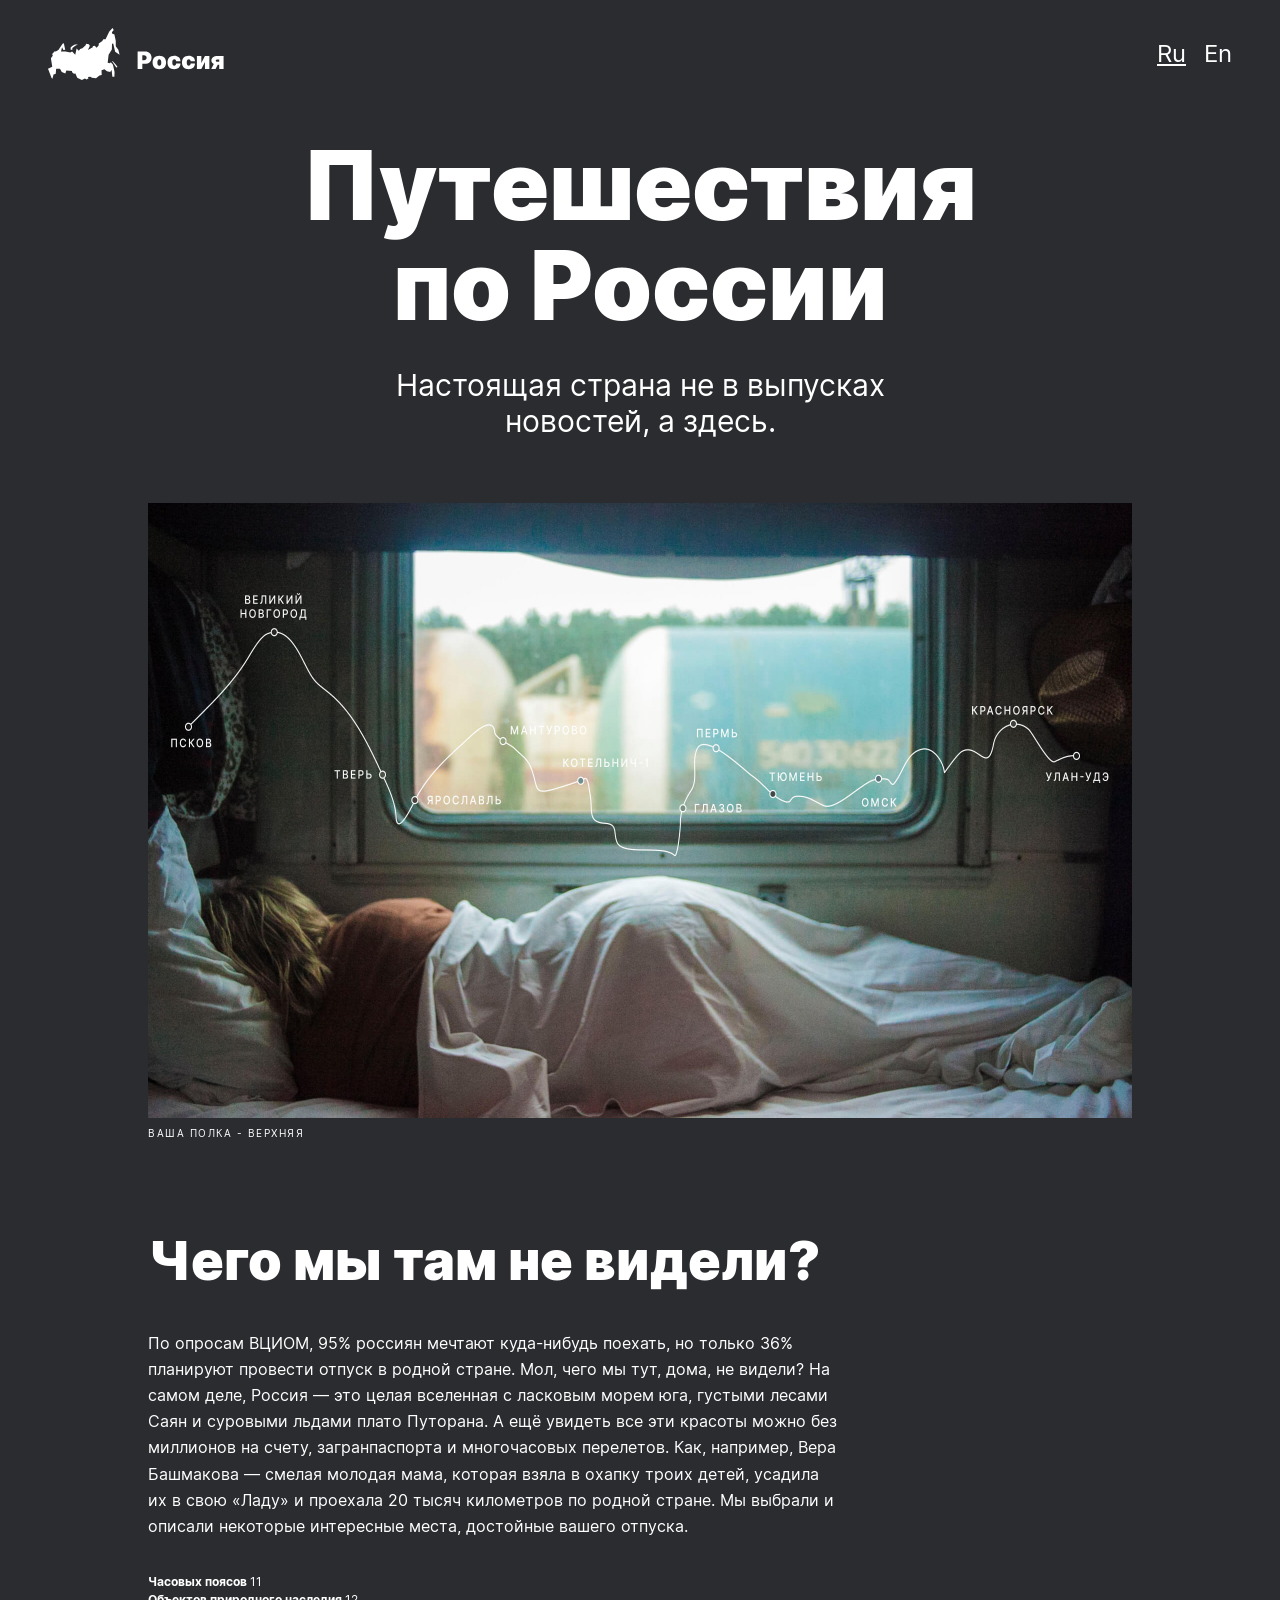
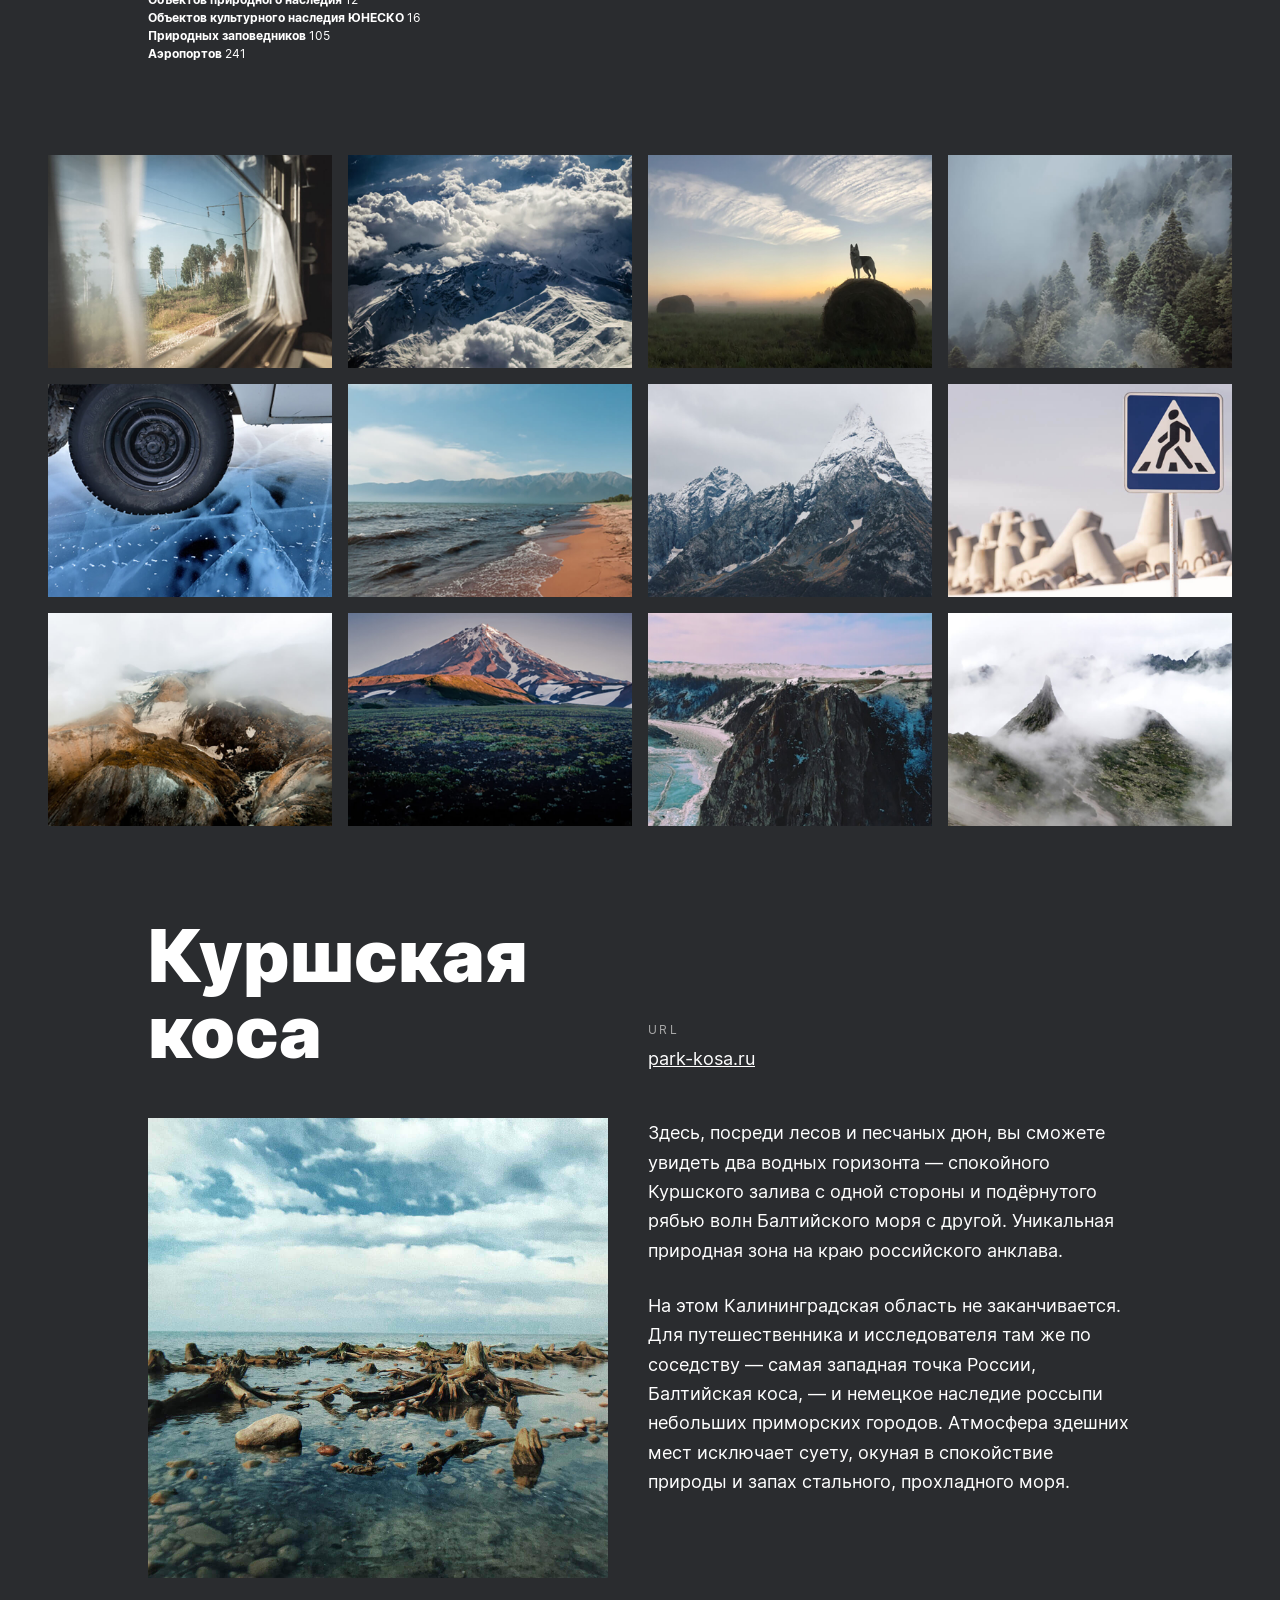
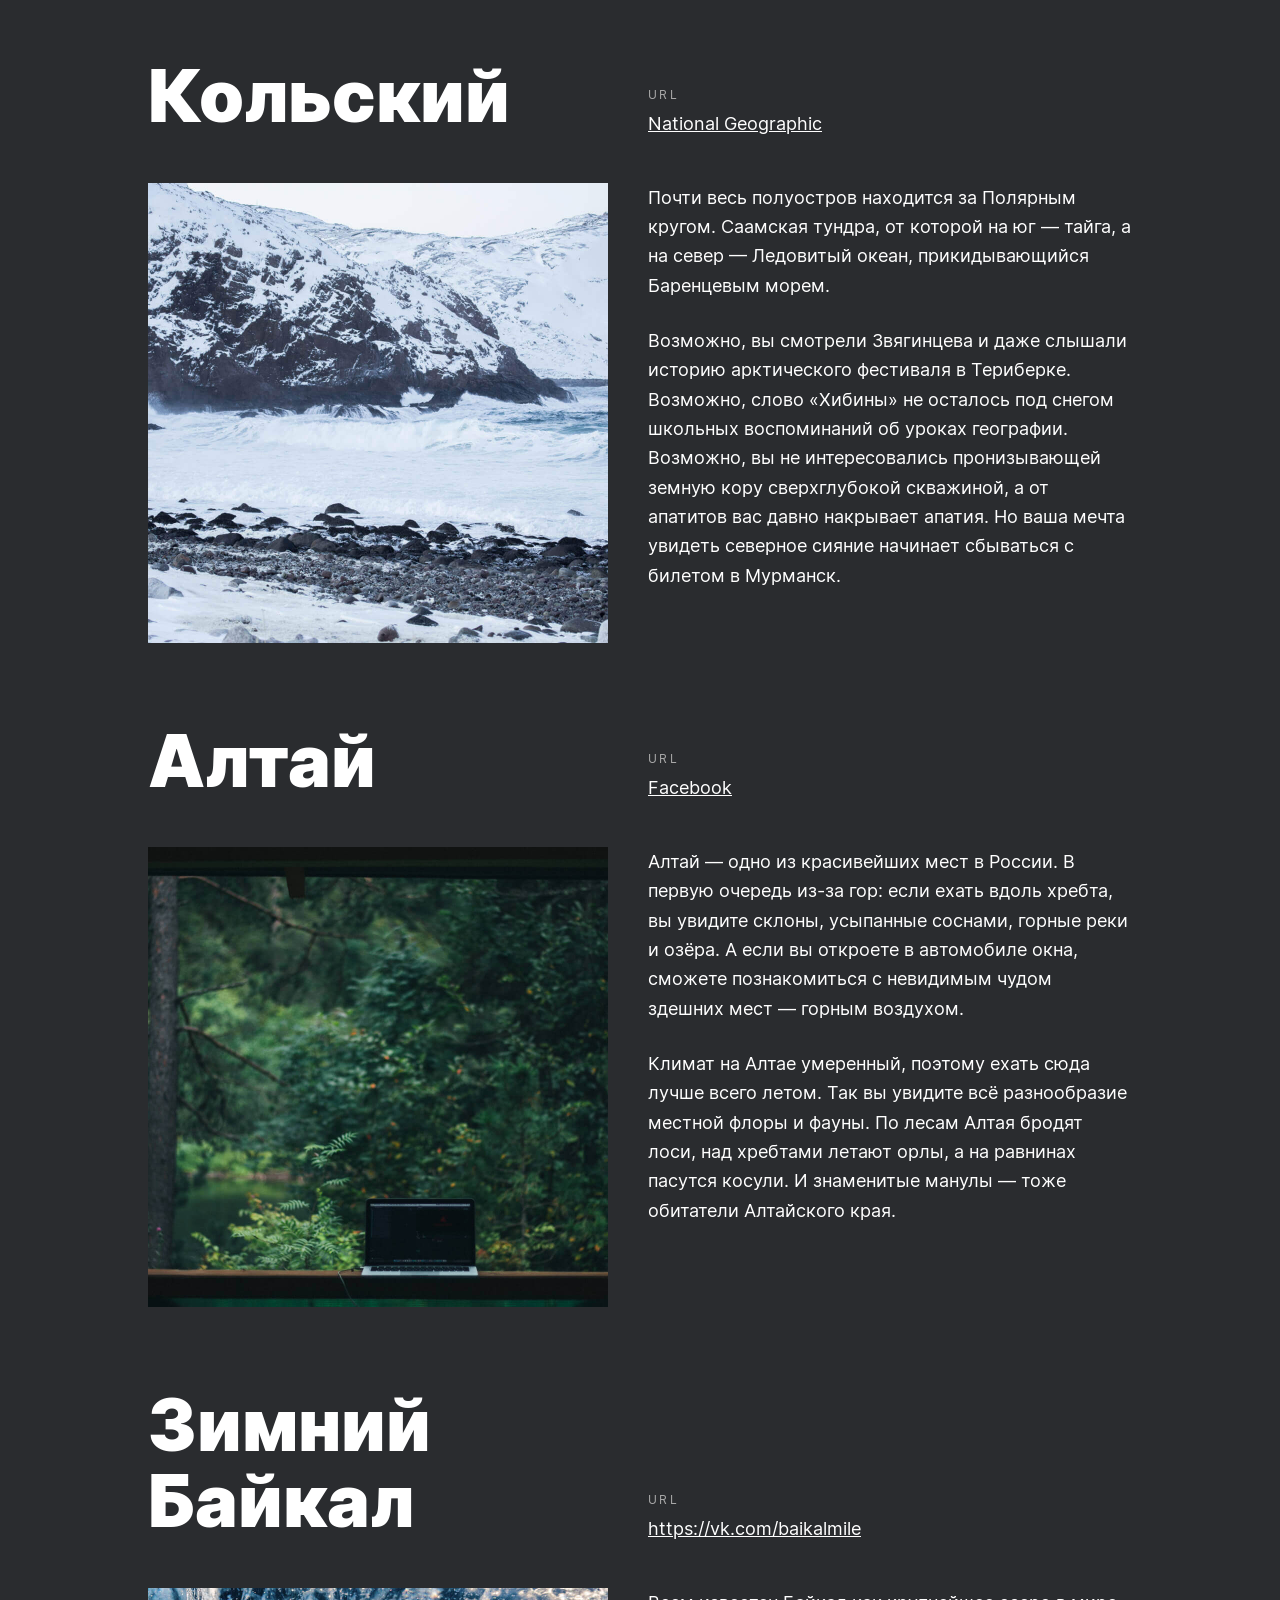
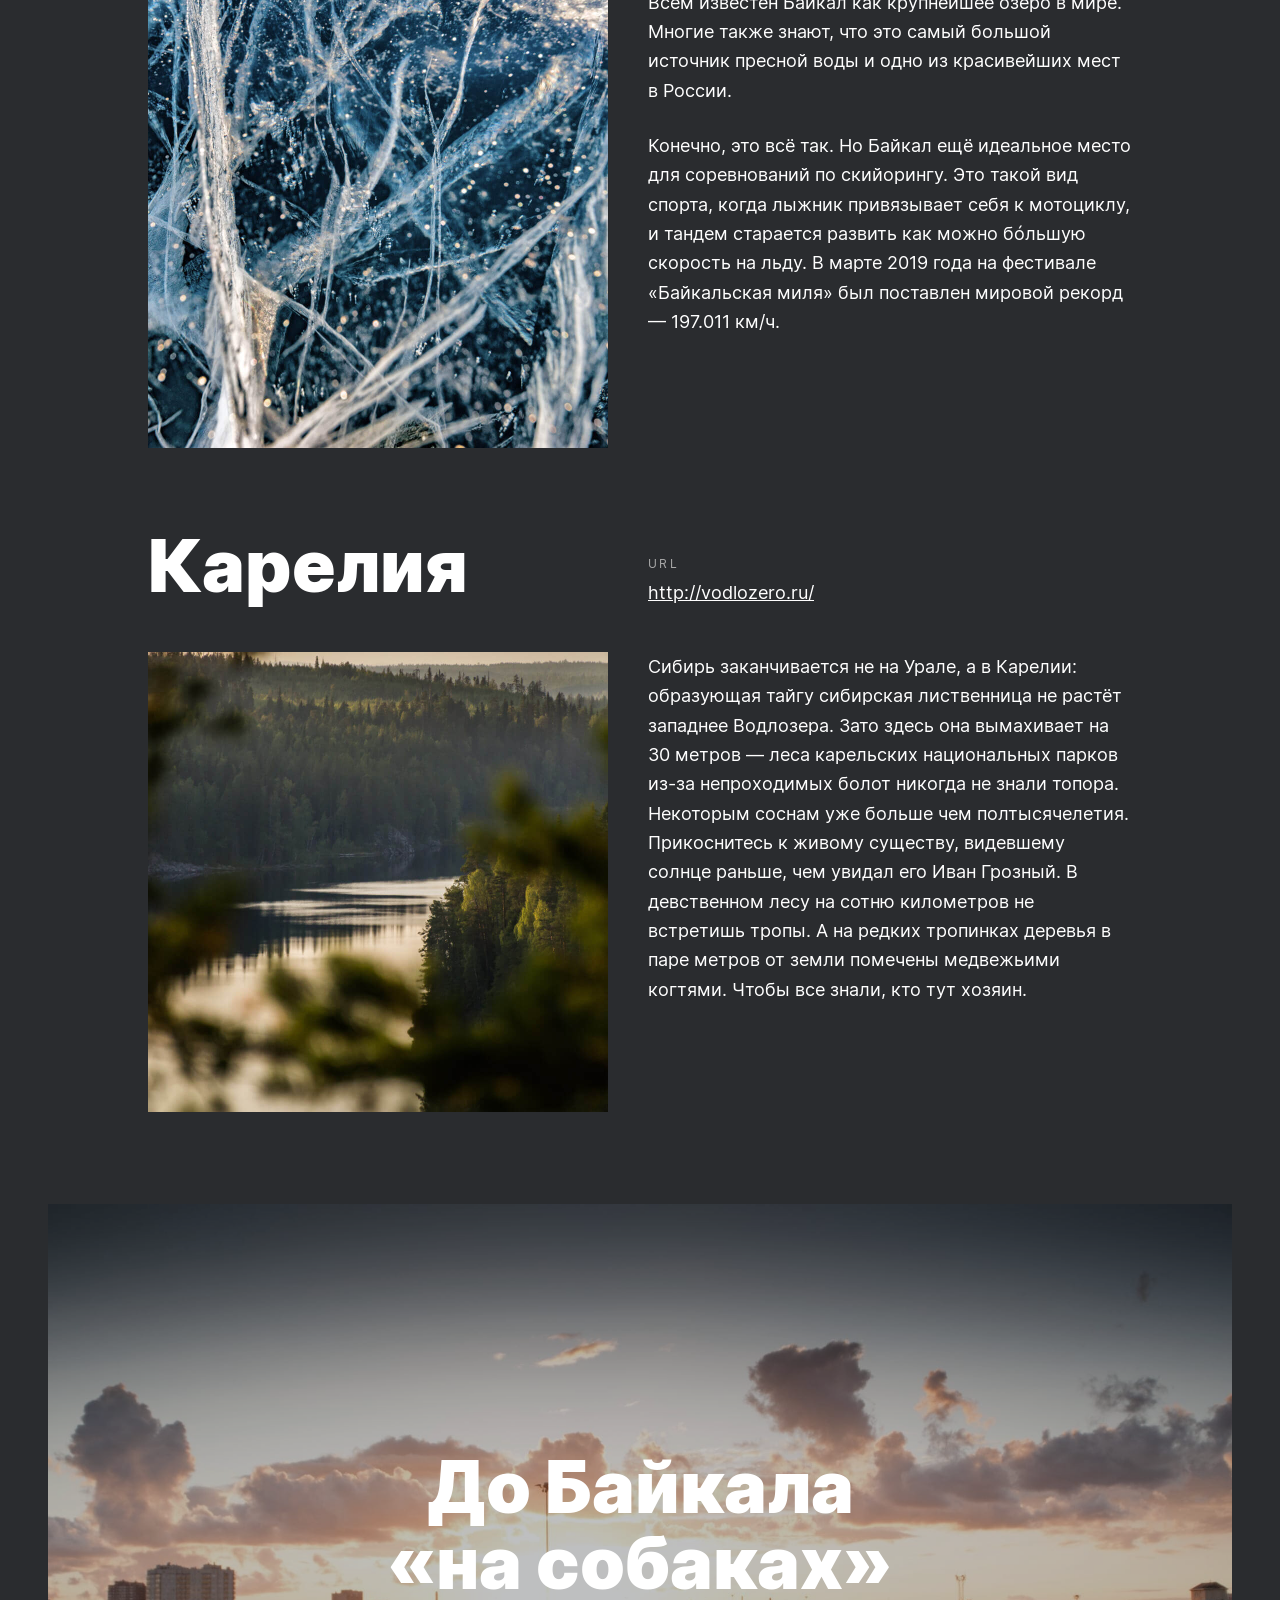
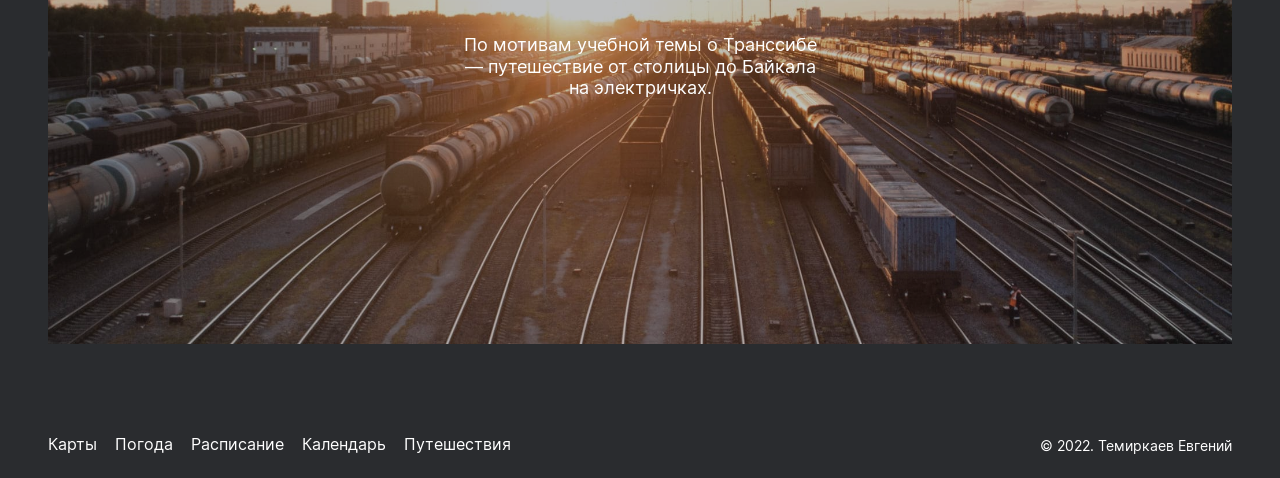
<file: index.html>
<!DOCTYPE html>
<html lang="ru">

<head>
  <meta charset="UTF-8" />
  <meta http-equiv="X-UA-Compatible" content="IE=edge" />
  <meta name="viewport" content="width=device-width, initial-scale=1.0" />
  <link rel="stylesheet" href="pages/index.css" />
  <title>Путешествия по России</title>
</head>

<body class="root">
  <header class="header">
    <img src="./images/header-logo.svg" alt="лого Путешествия по России" class="header__logo" />
    <ul class="header__lang-links">
      <li>
        <a href="#" class="header__lang-link">Ru</a>
      </li>
      <li>
        <a href="#" class="header__lang-link header__lang-link_position_select">En</a>
      </li>
    </ul>
  </header>

  <main class="content">
    <section class="lead">
      <h1 class="lead__title">Путешествия по России</h1>
      <p class="lead__subbtitle">
        Настоящая страна не в выпусках новостей, а здесь.
      </p>
      <img class="lead__image" src="./images/lead-polka.jpg" alt="фото карта путешествия по России"/>
      <p class="lead__capiton">ваша полка - верхняя</p>
    </section>
    <section class="intro">
      <h2 class="intro__title">Чего мы там не видели?</h2>
      <p class="intro__text">
        По опросам ВЦИОМ, 95% россиян мечтают куда-нибудь поехать, но только
        36% планируют провести отпуск в родной стране. Мол, чего мы тут, дома,
        не видели? На самом деле, Россия — это целая вселенная с ласковым
        морем юга, густыми лесами Саян и суровыми льдами плато Путорана. А ещё
        увидеть все эти красоты можно без миллионов на счету, загранпаспорта и
        многочасовых перелетов. Как, например, Вера Башмакова — смелая молодая
        мама, которая взяла в охапку троих детей, усадила их в свою «Ладу» и
        проехала 20 тысяч километров по родной стране. Мы выбрали и описали
        некоторые интересные места, достойные вашего отпуска.
      </p>
      <ul class="intro__list">
        <li><strong>Часовых поясов</strong> 11</li>
        <li><strong>Объектов природного наследия </strong> 12</li>
        <li><strong>Объектов культурного наследия ЮНЕСКО</strong> 16</li>
        <li><strong>Природных заповедников</strong> 105</li>
        <li><strong>Аэропортов</strong> 241</li>
      </ul>
    </section>
    <section class="photo-grid">
      <img src="./images/photo-grid-train.jpg" alt="фото вид из окна поезда" class="photo-grid__item" />
      <img src="./images/photo-grid-atharva-tulsi.jpg" alt="фото Снежные горы" class="photo-grid__item" />
      <img src="./images/photo-grid-tuman.jpg" alt="фото туман в поле" class="photo-grid__item" />
      <img src="./images/photo-grid-sochi.jpg" alt="фото туманный лес Сочи" class="photo-grid__item" />
      <img src="./images/photo-grid-arisa.jpg" alt="фото озеро Байкал зимой" class="photo-grid__item" />
      <img src="./images/photo-grid-baikal.jpg" alt="фото Байкал Баргузинский залив" class="photo-grid__item" />
      <img src="./images/photo-grid-elbrus.jpg" alt="фото Эльбрус Джомолунгма" class="photo-grid__item" />
      <img src="./images/photo-grid-kondratiev.jpg" alt="фото волнолом тетрапод" class="photo-grid__item" />
      <img src="./images/photo-grid-kamchatka-1.jpg" alt="фото вулкан Мутновский Камчатка" class="photo-grid__item" />
      <img src="./images/photo-grid-kamchatka-2.jpg" alt="фото полуостров Камчатка" class="photo-grid__item" />
      <img src="./images/photo-grid-baikal-2.jpg" alt="фото озеро Байкал" class="photo-grid__item" />
      <img src="./images/photo-grid-ergaki.jpg" alt="фото Ергаки" class="photo-grid__item" />
    </section>
    <section class="places">
      <article class="place">
        <h2 class="place__title">Куршская коса</h2>
        <div class="place__website">
          <p class="place__url-heading">URL</p>
          <a href="http://park-kosa.ru" target="_blank" class="place__link">park-kosa.ru</a>
        </div>
        <img src="./images/place-kosa.jpg" alt="фото Куршская коса" class="place__image" />
        <div class="place__text">
          <p class="place__paragraph">
            Здесь, посреди лесов и песчаных дюн, вы сможете увидеть два водных
            горизонта — спокойного Куршского залива с одной стороны и
            подёрнутого рябью волн Балтийского моря с другой. Уникальная
            природная зона на краю российского анклава.
          </p>
          <p class="place__paragraph">
            На этом Калининградская область не заканчивается. Для
            путешественника и исследователя там же по соседству — самая
            западная точка России, Балтийская коса, — и немецкое наследие
            россыпи небольших приморских городов. Атмосфера здешних мест
            исключает суету, окуная в спокойствие природы и запах стального,
            прохладного моря.
          </p>
        </div>
      </article>
      <article class="place">
        <h2 class="place__title">Кольский</h2>
        <div class="place__website">
          <p class="place__url-heading">URL</p>
          <a href="https://yourshot.nationalgeographic.com/photos/?keywords=kolskiy" target="_blank"
            class="place__link">National Geographic</a>
        </div>
        <img src="./images/place-kolsky.jpg" alt="фото Кольский" class="place__image" />
        <div class="place__text">
          <p class="place__paragraph">
            Почти весь полуостров находится за Полярным кругом. Саамская
            тундра, от которой на юг — тайга, а на север — Ледовитый океан,
            прикидывающийся Баренцевым морем.
          </p>
          <p class="place__paragraph">
            Возможно, вы смотрели Звягинцева и даже слышали историю
            арктического фестиваля в Териберке. Возможно, слово «Хибины» не
            осталось под снегом школьных воспоминаний об уроках географии.
            Возможно, вы не интересовались пронизывающей земную кору
            сверхглубокой скважиной, а от апатитов вас давно накрывает апатия.
            Но ваша мечта увидеть северное сияние начинает сбываться с билетом
            в Мурманск.
          </p>
        </div>
      </article>
      <article class="place place_cursor_included">
        <h2 class="place__title">Алтай</h2>
        <div class="place__website">
          <p class="place__url-heading">URL</p>
          <a href="https://www.facebook.com/vera.bashmakova/posts/10156011613718822" target="_blank"
            class="place__link">Facebook</a>
        </div>
        <img src="./images/place-altai.jpg" alt="фото Алтай" class="place__image" />
        <div class="place__text">
          <p class="place__paragraph">
            Алтай — одно из красивейших мест в России. В первую очередь из-за
            гор: если ехать вдоль хребта, вы увидите склоны, усыпанные
            соснами, горные реки и озёра. А если вы откроете в автомобиле
            окна, сможете познакомиться с невидимым чудом здешних мест —
            горным воздухом.
          </p>
          <p class="place__paragraph">
            Климат на Алтае умеренный, поэтому ехать сюда лучше всего летом.
            Так вы увидите всё разнообразие местной флоры и фауны. По лесам
            Алтая бродят лоси, над хребтами летают орлы, а на равнинах пасутся
            косули. И знаменитые манулы — тоже обитатели Алтайского края.
          </p>
        </div>
      </article>
      <article class="place">
        <h2 class="place__title">Зимний Байкал</h2>
        <div class="place__website">
          <p class="place__url-heading">URL</p>
          <a href="https://vk.com/baikalmile" target="_blank"
            class="place__link">https://vk.com/baikalmile</a>
        </div>
        <img src="./images/place-winter-baikal.jpg" alt="фото Зимний Байкал" class="place__image" />
        <div class="place__text">
          <p class="place__paragraph">
            Всем известен Байкал как крупнейшее озеро в мире. Многие также
            знают, что это самый большой источник пресной воды и одно из
            красивейших мест в России.
          </p>
          <p class="place__paragraph">
            Конечно, это всё так. Но Байкал ещё идеальное место
            для соревнований по скийорингу. Это такой вид спорта, когда лыжник
            привязывает себя к мотоциклу, и тандем старается развить как можно
            бóльшую скорость на льду. В марте 2019 года на фестивале
            «Байкальская миля» был поставлен мировой рекорд — 197.011 км/ч.
          </p>
        </div>
      </article>
      <article class="place">
        <h2 class="place__title">Карелия</h2>
        <div class="place__website">
          <p class="place__url-heading">URL</p>
          <a href="http://vodlozero.ru" target="_blank" class="place__link">http://vodlozero.ru/</a>
        </div>
        <img src="./images/place-karelia.jpg" alt="фото Карелия" class="place__image" />
        <div class="place__text">
          <p class="place__paragraph">
            Сибирь заканчивается не на Урале, а в Карелии: образующая тайгу
            сибирская лиственница не растёт западнее Водлозера. Зато здесь она
            вымахивает на 30 метров — леса карельских национальных парков
            из-за непроходимых болот никогда не знали топора. Некоторым соснам
            уже больше чем полтысячелетия. Прикоснитесь к живому существу,
            видевшему солнце раньше, чем увидал его Иван Грозный. В
            девственном лесу на сотню километров не встретишь тропы. А на
            редких тропинках деревья в паре метров от земли помечены
            медвежьими когтями. Чтобы все знали, кто тут хозяин.
          </p>
        </div>
      </article>
    </section>
    <section class="cover">
      <a href="https://stampsy.com/na-elektrichkakh-do-baikala" target="_blank"
        class="cover__background cover__overlay">
        <h3 class="cover__title">До Байкала «на собаках»</h3>
        <p class="cover__subtitle">
          По мотивам учебной темы о Транссибе — путешествие от столицы до
          Байкала на электричках.
        </p>
      </a>
    </section>
  </main>
  <footer class="footer">
    <nav>
      <ul class="footer__links">
        <li class="footer__link">
          <a href="https://yandex.ru/maps" target="_blank" class="footer__link">Карты</a>
        </li>
        <li class="footer__link">
          <a href="https://yandex.ru/pogoda" target="_blank" class="footer__link">Погода</a>
        </li>
        <li class="footer__link">
          <a href="https://rasp.yandex.ru" target="_blank" class="footer__link">Расписание</a>
        </li>
        <li class="footer__link">
          <a href="https://calendar.yandex.ru" target="_blank" class="footer__link">Календарь</a>
        </li>
        <li class="footer__link">
          <a href="https://travel.yandex.ru" target="_blank" class="footer__link">Путешествия</a>
        </li>
      </ul>
    </nav>
    <div class="footer__copyright">© 2022. Темиркаев Евгений</div>
  </footer>
</body>
</html>
</file>
<file: pages/index.css>
@import url(../vendor/normalize.css);
@import url(../vendor/fonts/inter.css);

@import url(../blocks/root/root.css);

@import url(../blocks/header/header.css);
@import url(../blocks/header/__lang-link/header__lang-link.css);
@import url(../blocks/header/__lang-links/header__lang-links.css);
@import url(../blocks/header/__logo/header__logo.css);
@import url(../blocks/header/__lang-link/_position/header__lang-link_position_select.css);

@import url(../blocks/content/content.css);

@import url(../blocks/lead/lead.css);
@import url(../blocks/lead/__title/lead__title.css);
@import url(../blocks/lead/__subbtitle/lead__subbtitle.css);
@import url(../blocks/lead/__image/lead__image.css);
@import url(../blocks/lead/__capiton/lead_capiton.css);

@import url(../blocks/intro/intro.css);
@import url(../blocks/intro/__title/intro__title.css);
@import url(../blocks/intro/__text/intro__text.css);
@import url(../blocks/intro/__list/intro__list.css);

@import url(../blocks/photo-grid/photo-grid.css);
@import url(../blocks/photo-grid/__item/photo-grid__item.css);

@import url(../blocks/places/places.css);

@import url(../blocks/place/place.css);
@import url(../blocks/place/__text/place__text.css);
@import url(../blocks/place/__title/place__title.css);
@import url(../blocks/place/__image/place__image.css);
@import url(../blocks/place/__website/place__website.css);
@import url(../blocks/place/__paragraph/place__paragraph.css);
@import url(../blocks/place/__link/place__link.css);
@import url(../blocks/place/__url-heading/place__url-heading.css);
@import url(../blocks/place/_cursor/place_cursor_included.css);

@import url(../blocks/cover/cover.css);
@import url(../blocks/cover/__subtitle/cover__subtitle.css);
@import url(../blocks/cover/__title/cover__title.css);
@import url(../blocks/cover/__overlay/cover__overlay.css);
@import url(../blocks/cover/__background/cover__background.css);

@import url(../blocks/footer/footer.css);
@import url(../blocks/footer/__copyright/footer__copyright.css);
@import url(../blocks/footer/__link/footer__link.css);
@import url(../blocks/footer/__links/footer__links.css);
</file>
